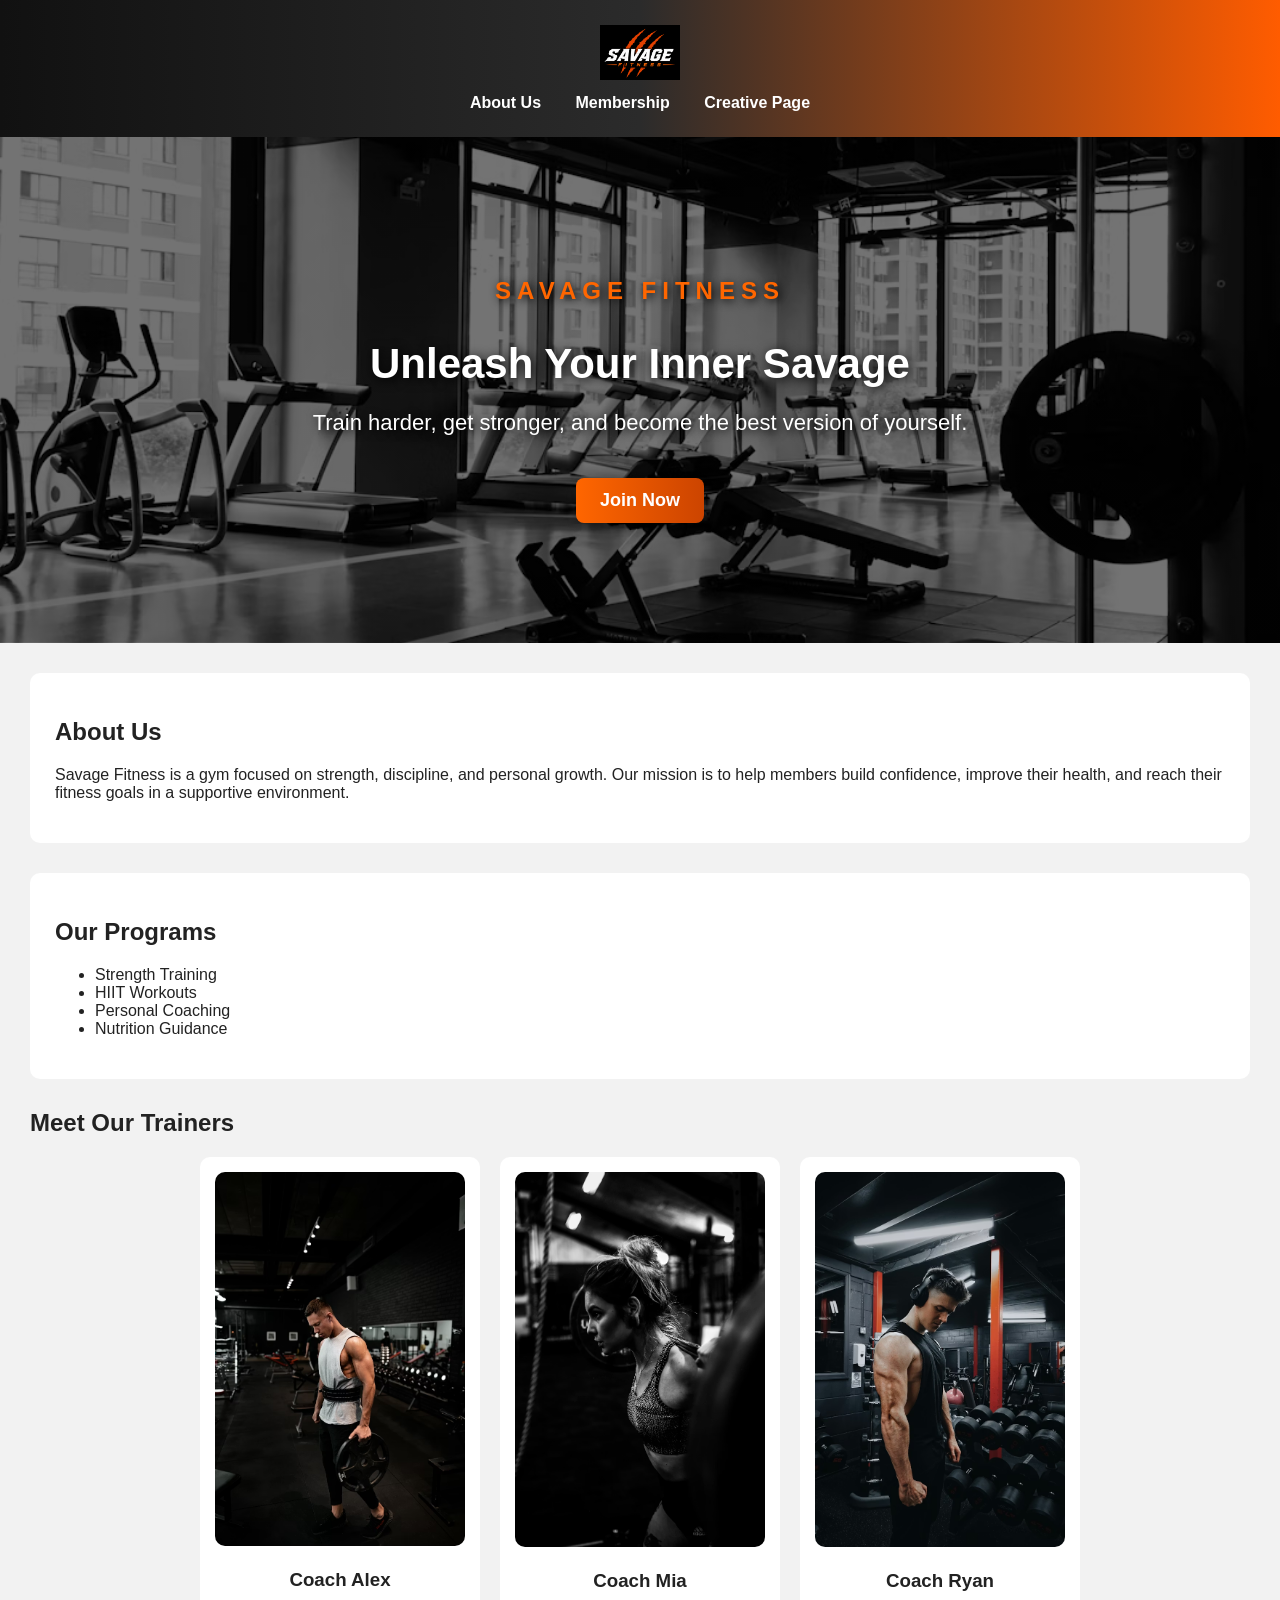
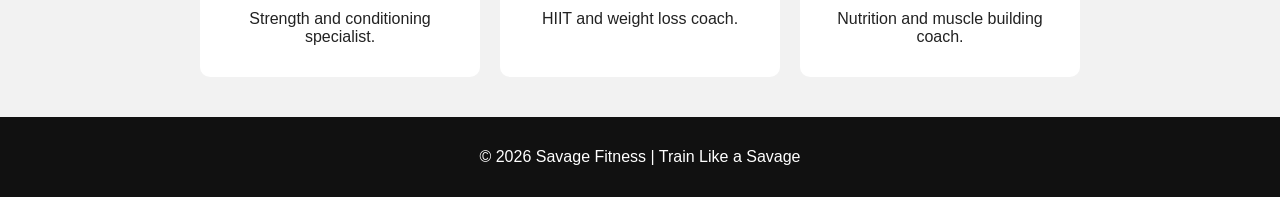
<file: index.html>
<!DOCTYPE html>
<!-- 
	Stalin Rodriguez C
--!>
<html lang="en">
<head>
   <meta charset="UTF-8">
   <meta name="viewport" content="width=device-width, initial-scale=1.0">
   <title>Savage Fitness - About Us</title>
   <link rel="stylesheet" href="css/styles.css">
   <link rel="icon" type="image/x-icon" href="images/favicon.ico">
</head>

<body>
   <header>
<div class="logo">

   <a href="index.html">

      <img src="images/logo.png" alt="Savage Fitness Logo">

   </a>

</div>
<nav>
         <a href="index.html">About Us</a>
         <a href="membership.html">Membership</a>
         <a href="creative.html">Creative Page</a>
      </nav>
   </header>

   <main>
<section class="hero" id="heroSection">

   <h1 class="hero-title">
      SAVAGE FITNESS
   </h1>

   <h2>
      Unleash Your Inner Savage
   </h2>

   <p>
      Train harder, get stronger, and become the best version of yourself.
   </p>

   <a class="button" href="membership.html">
      Join Now
   </a>


</section>

      <section class="content-section">
         <h2>About Us</h2>
         <p>
            Savage Fitness is a gym focused on strength, discipline, and personal growth.
            Our mission is to help members build confidence, improve their health, and reach
            their fitness goals in a supportive environment.
         </p>
      </section>
<script src="js/script.js"></script>
      <section class="content-section">
         <h2>Our Programs</h2>
         <ul>
            <li>Strength Training</li>
            <li>HIIT Workouts</li>
            <li>Personal Coaching</li>
            <li>Nutrition Guidance</li>
         </ul>
      </section>

      <section class="trainers">
         <h2>Meet Our Trainers</h2>

         <div class="trainer-container">
            <article class="trainer-card">
               <img src="images/trainer1.jpg" alt="Fitness trainer">
               <h3>Coach Alex</h3>
               <p>Strength and conditioning specialist.</p>
            </article>

            <article class="trainer-card">
               <img src="images/trainer2.jpg" alt="Personal trainer">
               <h3>Coach Mia</h3>
               <p>HIIT and weight loss coach.</p>
            </article>

            <article class="trainer-card">
               <img src="images/trainer3.jpg" alt="Gym trainer">
               <h3>Coach Ryan</h3>
               <p>Nutrition and muscle building coach.</p>
            </article>
         </div>
      </section>
   </main>

   <footer>
      <p>&copy; 2026 Savage Fitness | Train Like a Savage</p>
   </footer>
</body>
</html>
</file>
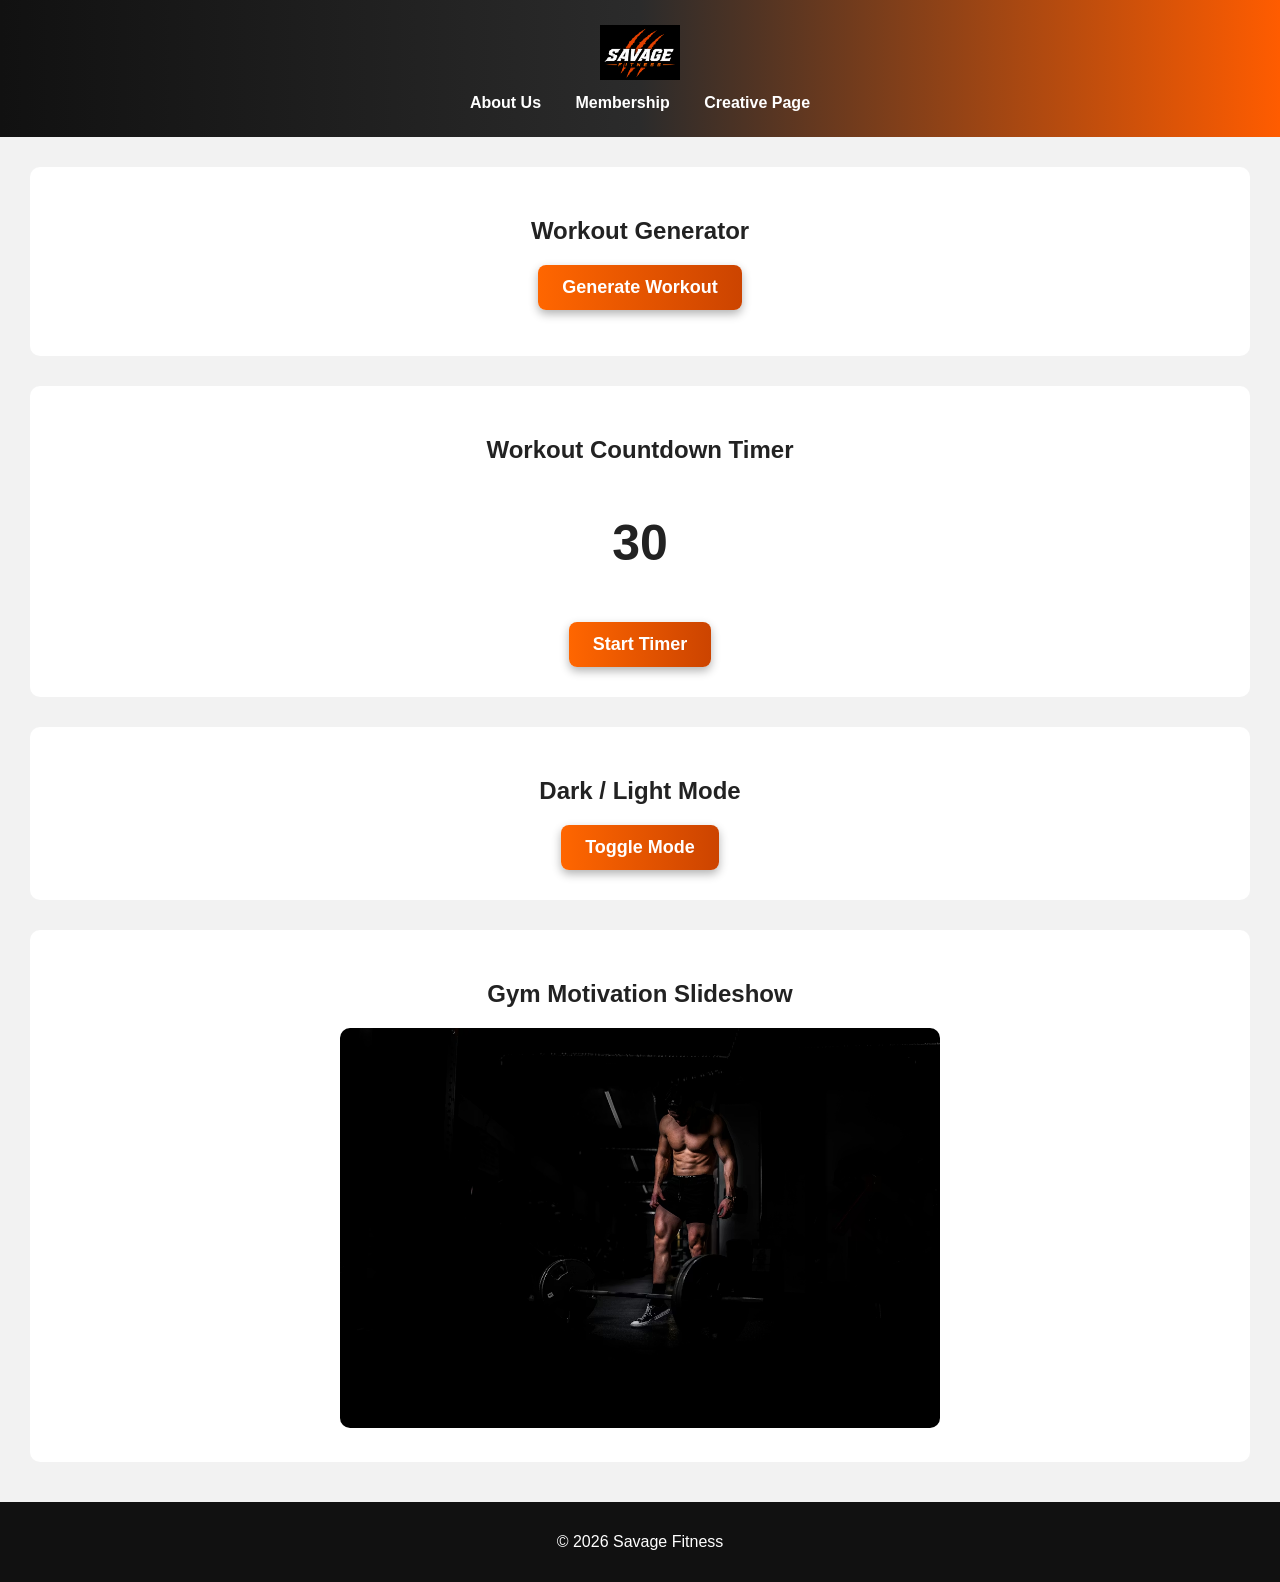
<file: creative.html>
<!DOCTYPE html>
<!--
	Stalin Rodriguez C
--!>
<html lang="en">
<head>
   <meta charset="UTF-8">
   <meta name="viewport" content="width=device-width, initial-scale=1.0">
   <title>Savage Fitness - Creative Page</title>
   <link rel="stylesheet" href="css/styles.css"></head>
   <link rel="icon" type="image/x-icon" href="images/favicon.ico">

<body>

   <header>
<div class="logo">

   <a href="index.html">

      <img src="images/logo.png" alt="Savage Fitness Logo">

   </a>

</div>

      <nav>
         <a href="index.html">About Us</a>
         <a href="membership.html">Membership</a>
         <a href="creative.html">Creative Page</a>
      </nav>
   </header>

   <main>

      <section class="creative-section">
         <h2>Workout Generator</h2>

         <button onclick="generateWorkout()">
            Generate Workout
         </button>

         <p id="workoutOutput"></p>
      </section>

      <section class="creative-section">
         <h2>Workout Countdown Timer</h2>

         <p id="timer">30</p>

         <button onclick="startTimer()">
            Start Timer
         </button>
      </section>

      <section class="creative-section">
         <h2>Dark / Light Mode</h2>

         <button onclick="toggleMode()">
            Toggle Mode
         </button>
      </section>

      <section class="creative-section">
         <h2>Gym Motivation Slideshow</h2>

        <img
   id="slideshow"
   src="images/slide1.jpg"
   alt="Gym slideshow image"
>
      </section>

   </main>

   <footer>
      <p>&copy; 2026 Savage Fitness</p>
   </footer>

<script src="js/script.js"></script>

</body>
</html>
</file>
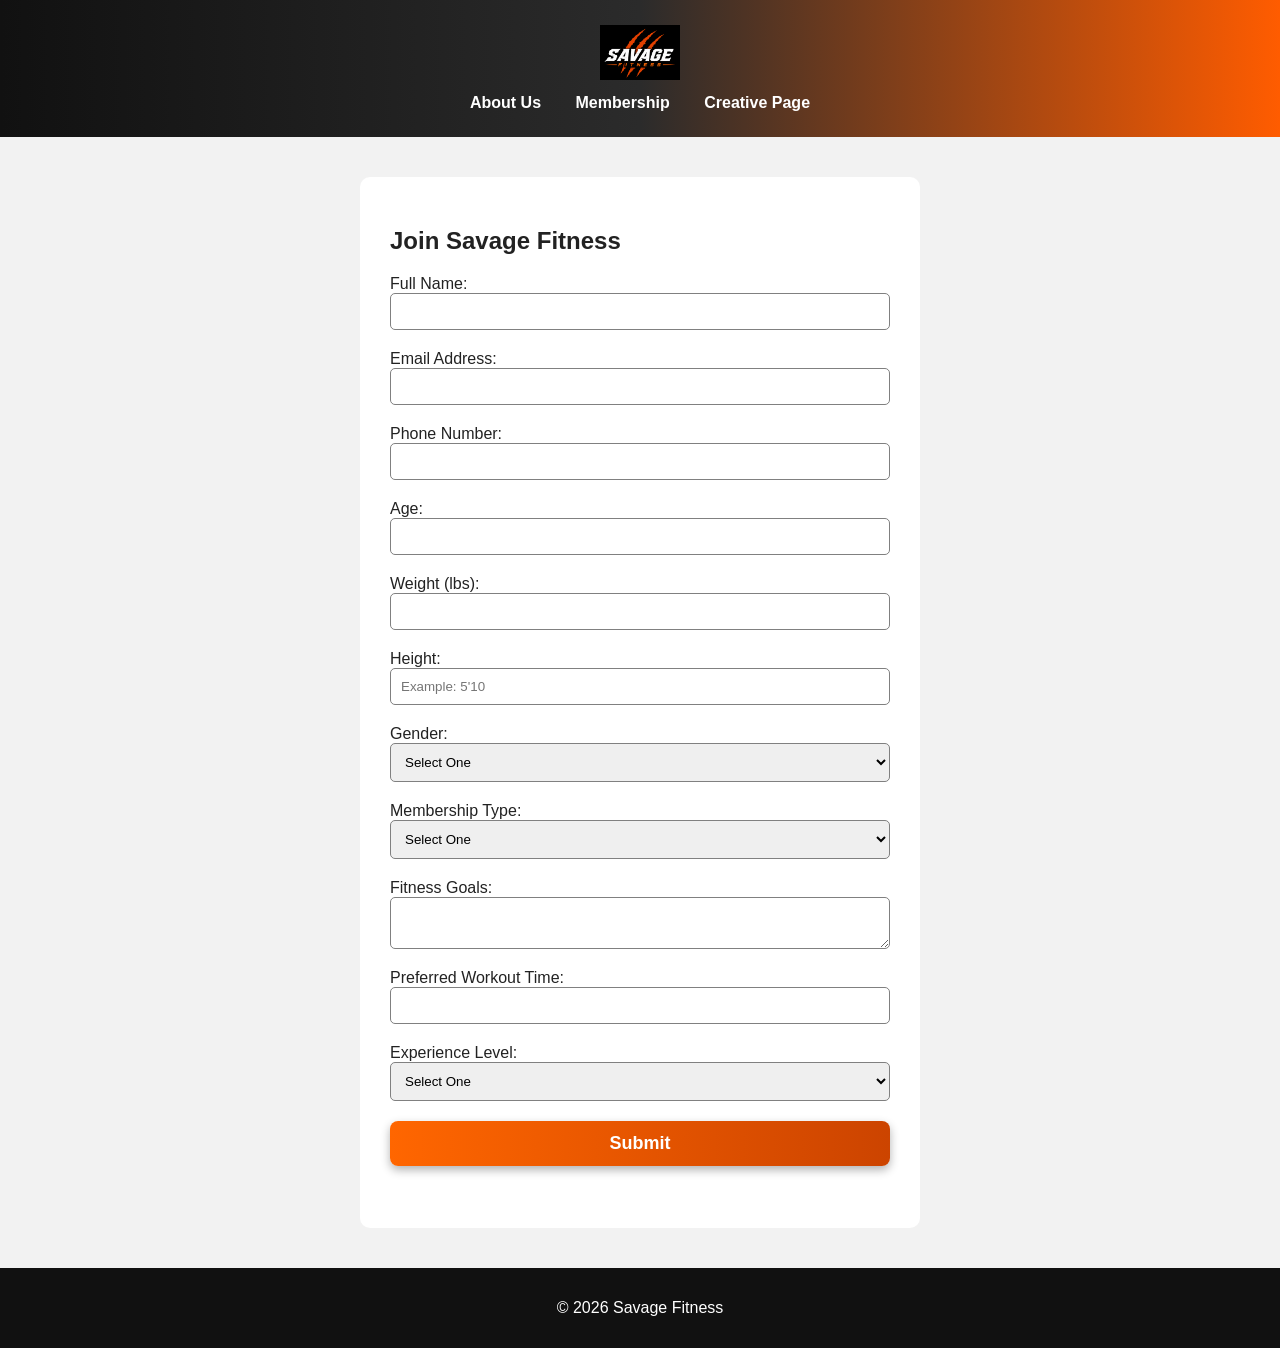
<file: membership.html>
<!DOCTYPE html>
<!-- 
	Stalin Rodriguez C
--!>
<html lang="en">
<head>
   <meta charset="UTF-8">
   <meta name="viewport" content="width=device-width, initial-scale=1.0">
   <title>Savage Fitness - Membership</title>
   <link rel="stylesheet" href="css/styles.css">
   <link rel="icon" type="image/x-icon" href="images/favicon.ico">
</head>

<body>
   <header>
<div class="logo">

   <a href="index.html">

      <img src="images/logo.png" alt="Savage Fitness Logo">

   </a>

</div>

      <nav>
         <a href="index.html">About Us</a>
         <a href="membership.html">Membership</a>
         <a href="creative.html">Creative Page</a>
      </nav>
   </header>

   <main>
      <section class="form-section">

         <h2>Join Savage Fitness</h2>

         <form id="membershipForm">

            <label for="name">Full Name:</label>
            <input type="text" id="name">

            <label for="email">Email Address:</label>
            <input type="email" id="email">

            <label for="phone">Phone Number:</label>
            <input type="text" id="phone">

            <label for="age">Age:</label>
            <input type="number" id="age">

	    <label for="weight">Weight (lbs):</label>
<input type="number" id="weight">

<label for="height">Height:</label>
<input type="text" id="height" placeholder="Example: 5'10">

<label for="gender">Gender:</label>

<select id="gender">

   <option value="">Select One</option>

   <option>Male</option>

   <option>Female</option>

   <option>Other</option>

</select>

            <label for="membership">Membership Type:</label>
            <select id="membership">
               <option value="">Select One</option>
               <option>Basic</option>
               <option>Premium</option>
               <option>VIP</option>
            </select>

            <label for="goals">Fitness Goals:</label>
            <textarea id="goals"></textarea>

            <label for="time">Preferred Workout Time:</label>
            <input type="text" id="time">

            <label for="experience">Experience Level:</label>
            <select id="experience">
               <option value="">Select One</option>
               <option>Beginner</option>
               <option>Intermediate</option>
               <option>Advanced</option>
            </select>

            <button type="submit">Submit</button>

            <p id="message"></p>

         </form>
      </section>
   </main>

   <footer>
      <p>&copy; 2026 Savage Fitness</p>
   </footer>

   <script src="js/script.js"></script>
</body>
</html>
</file>
<file: css/styles.css>
/*CSS*/

body {
   margin: 0;
   font-family: Arial, sans-serif;
   background-color: #f2f2f2;
   color: #222;
}

/* HEADER */

header {
   background: linear-gradient(to right, #111, #2b2b2b, #ff5c00);
   color: white;
   text-align: center;
   padding: 25px;
}

header h1 {
   margin: 0;
}

/* LOGO */

.logo {
   display: flex;
   justify-content: center;
   align-items: center;
   gap: 15px;
}

.logo img {
   width: 80px;
}

.logo-text {
   font-size: 34px;
   font-weight: bold;
   letter-spacing: 2px;
}

/* NAVIGATION */

nav {
   margin-top: 10px;
}

nav a {
   color: white;
   text-decoration: none;
   margin: 0 15px;
   font-weight: bold;
}

nav a:hover {
   color: orange;
}

/* HERO SECTION */

.hero {
   text-align: center;
   padding: 120px 20px;
   color: white;

   background-image:
      linear-gradient(rgba(0,0,0,0.55), rgba(0,0,0,0.55)),
      url("../images/hero1.jpg");

   background-size: cover;
   background-position: center;

   transition: background-image 1s ease-in-out;
}

.hero-title {

   font-size: 24px;

   letter-spacing: 6px;

   margin-bottom: 10px;

   color: #ff6600;

   text-shadow: 2px 2px 10px black;
}

.hero h2 {

   font-size: 60px;

   margin-bottom: 20px;

   text-shadow: 2px 2px 12px black;
}

.hero p {

   font-size: 22px;

   text-shadow: 2px 2px 10px black;
}

.hero h2 {
   font-size: 42px;
}

.button {
   display: inline-block;
   margin-top: 20px;
   padding: 12px 25px;
   background-color: orange;
   color: white;
   text-decoration: none;
   border-radius: 5px;
}

/* CONTENT SECTIONS */

.content-section {
   background-color: white;
   margin: 30px;
   padding: 25px;
   border-radius: 10px;
}

/* TRAINERS */

.trainers {
   margin: 30px;
}

.trainer-container {
   display: flex;
   gap: 20px;
   flex-wrap: wrap;
   justify-content: center;
}

.trainer-card {
   background-color: white;
   padding: 15px;
   width: 250px;
   border-radius: 10px;
   text-align: center;
}

.trainer-card img {
   width: 100%;
   border-radius: 10px;
}

/* FORM PAGE */

.form-section {

   background-color: white;

   width: 50%;

   max-width: 500px;

   margin: 40px auto;

   padding: 30px;

   border-radius: 10px;
}

form {
   display: flex;
   flex-direction: column;
}

input,
select,
textarea {
   padding: 10px;
   margin-bottom: 20px;
   border: 1px solid gray;
   border-radius: 5px;
}


button,
.button {

   padding: 12px 24px;

   background: linear-gradient(to right, #ff6600, #cc4400);

   color: white;

   border: none;

   border-radius: 8px;

   font-weight: bold;

   font-size: 18px;

   cursor: pointer;

   transition: 0.3s;

   box-shadow: 0 4px 10px rgba(0,0,0,0.3);
}

button:hover,
.button:hover {

   background: linear-gradient(to right, #ff8533, #e65c00);

   transform: scale(1.05);
}

/* CREATIVE PAGE */

.creative-section {
   background-color: white;
   margin: 30px;
   padding: 30px;
   border-radius: 10px;
   text-align: center;
}

#timer {
   font-size: 50px;
   font-weight: bold;
}

#slideshow {
   width: 80%;
   max-width: 600px;
   border-radius: 10px;
}

/* FOOTER */

footer {
   background-color: #111;
   color: white;
   text-align: center;
   padding: 15px;
   margin-top: 40px;
}

/* DARK MODE */

.dark-mode {
   background-color: #222;
   color: white;
}

/* RESPONSIVE DESIGN */

@media screen and (max-width: 768px) {

   .trainer-container {
      flex-direction: column;
      align-items: center;
   }

   .form-section {
      width: 90%;
   }

   nav a {
      display: block;
      margin: 10px 0;
   }

   .hero h2 {
      font-size: 30px;
   }
}

.dark-mode .creative-section,
.dark-mode .content-section,
.dark-mode .form-section,
.dark-mode .trainer-card {
   background-color: #111;
   color: white;
}

/* DARK MODE */

.dark-mode input,
.dark-mode select,
.dark-mode textarea {
   background-color: #222;
   color: white;
   border: 1px solid #ff5c00;
}

.dark-mode footer,
.dark-mode header {
   background-color: #111;
}
</file>
